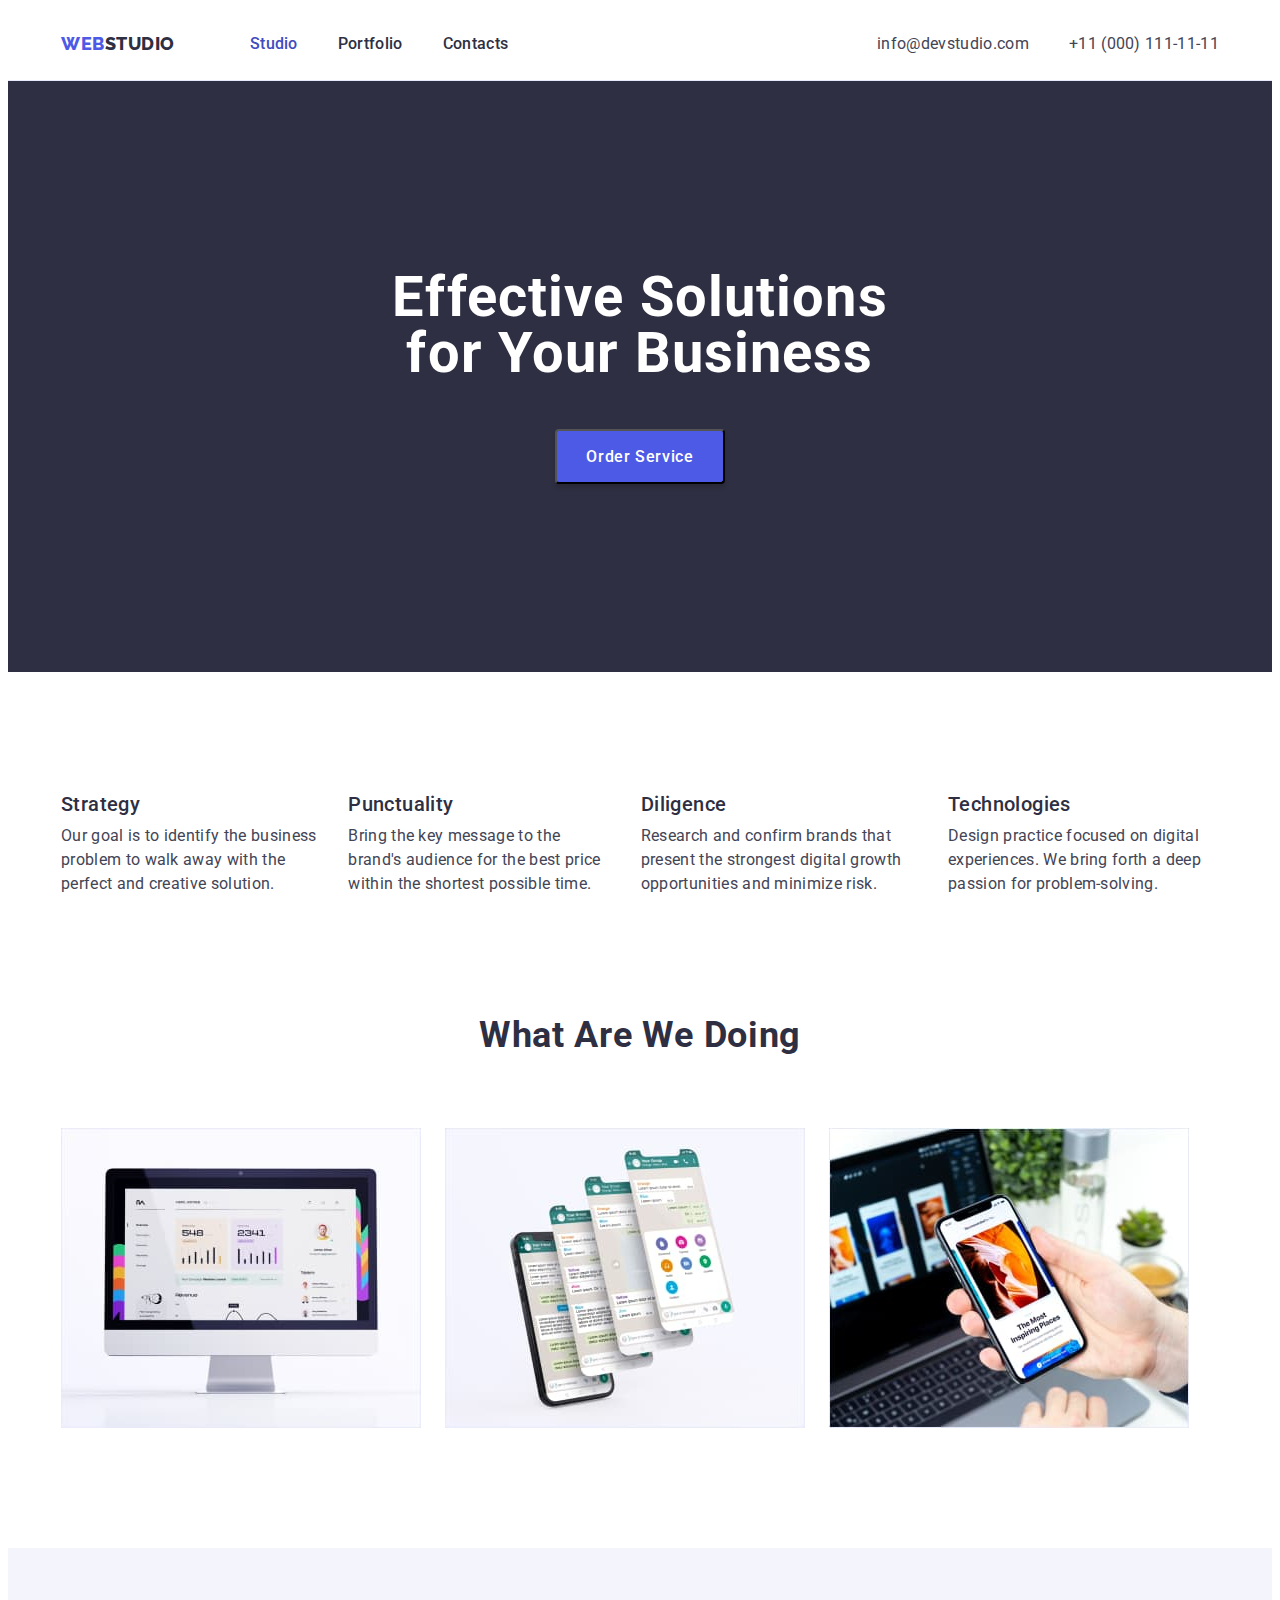
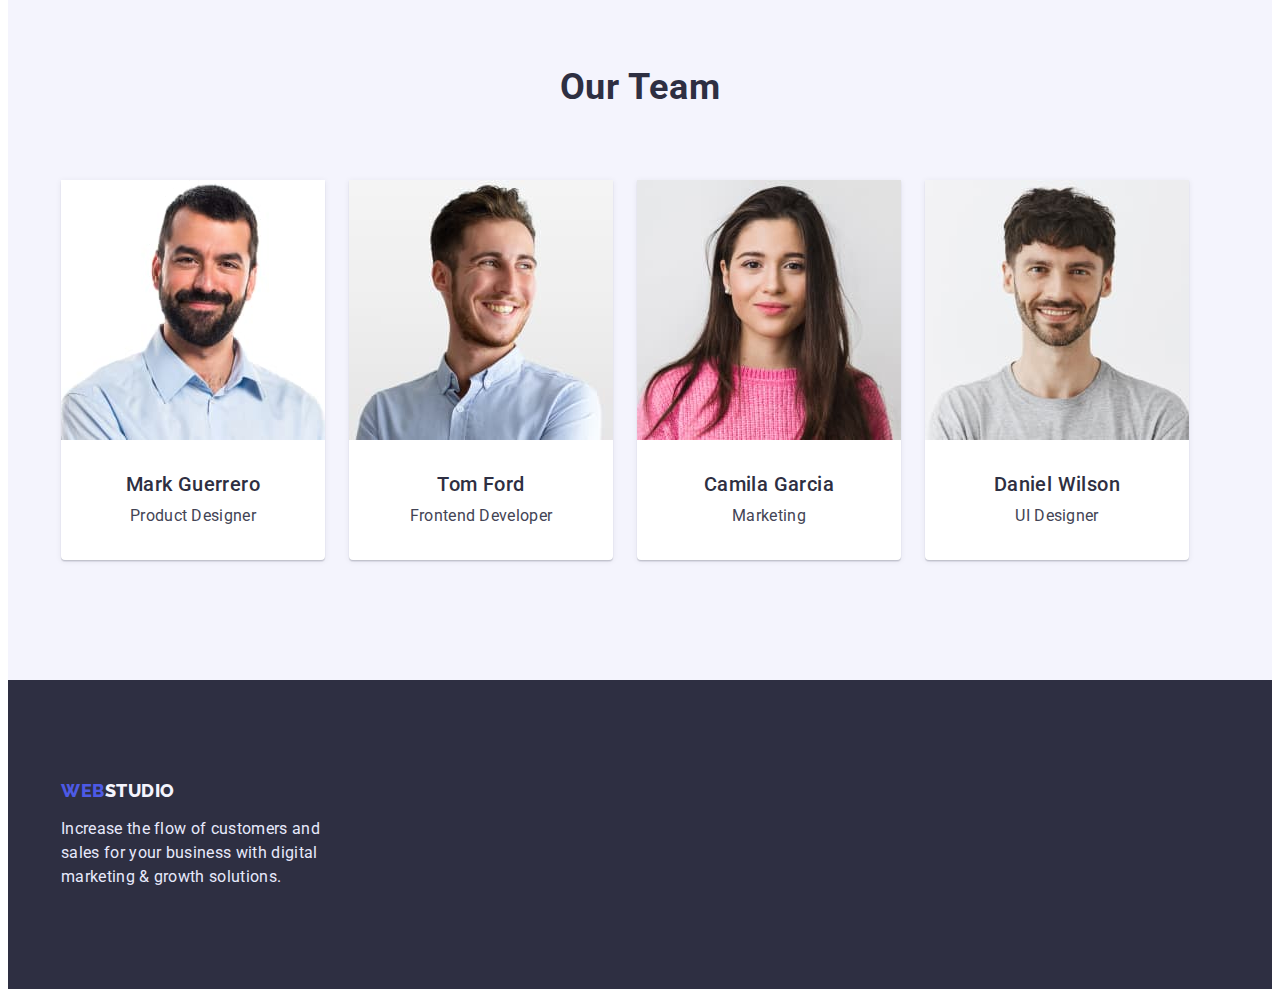
<file: index.html>
<!DOCTYPE html>
<html lang="en">
  <head>
    <meta charset="UTF-8" />
    <meta http-equiv="X-UA-Compatible" content="IE=edge" />
    <meta name="viewport" content="width=device-width, initial-scale=1.0" />
    <title>Web Studio</title>
    <link rel="preconnect" href="https://fonts.googleapis.com" />
    <link rel="preconnect" href="https://fonts.gstatic.com" crossorigin />
    <link
      href="https://fonts.googleapis.com/css2?family=Raleway:wght@800&family=Roboto:wght@400;500;700;900&display=swap"
      rel="stylesheet"
    />
    <link
      rel="stylesheet"
      href="https://cdnjs.cloudflare.com/ajax/libs/modern-normalize/1.1.0/modern-normalize.min.css"
      integrity="sha512-wpPYUAdjBVSE4KJnH1VR1HeZfpl1ub8YT/NKx4PuQ5NmX2tKuGu6U/JRp5y+Y8XG2tV+wKQpNHVUX03MfMFn9Q=="
      crossorigin="anonymous"
      referrerpolicy="no-referrer"
    />
    <!-- <link
      rel="stylesheet"
      href="https://cdnjs.cloudflare.com/ajax/libs/modern-normalize/1.1.0/modern-normalize.min.css"
    /> -->
    <link rel="stylesheet" href="./css/styles.css" />
  </head>
  <body>
    <!--header-->
    <header class="header">
      <div class="container header-container">
        <nav class="header-nav">
          <!--logotype-->
          <a href="./index.html" class="logo link"
            >Web<span class="logo-studio">Studio</span></a
          >
          <!--menu-->
          <ul class="site-nav list">
            <li>
              <a href="./index.html" class="link current">Studio</a>
            </li>
            <li>
              <a href="./portfolio.html" class="link">Portfolio</a>
            </li>
            <li>
              <a href="" class="link">Contacts</a>
            </li>
          </ul>
        </nav>
        <!--contacts-->
        <address class="address">
          <ul class="list contacts-list">
            <li class="link-contacts">
              <a href="mailto:info@devstudio.com" class="link"
                >info@devstudio.com</a
              >
            </li>
            <li class="link-contacts">
              <a href="tel:+110001111111" class="link">+11 (000) 111-11-11</a>
            </li>
          </ul>
        </address>
      </div>
    </header>
    <!--M A I N content-->
    <main>
      <!--H E R O section-->
      <section class="hero-section">
        <h1 class="hero-title">Effective Solutions for Your Business</h1>
        <button type="button" class="hero-btn">Order Service</button>
      </section>

      <!--section1 Features-->
      <section class="fetures">
        <div class="container">
          <!--Зробити прихованим заголовок з class="title-secret"-->
          <h2 class="title-secret">Features</h2>
          <ul class="list fetures-list">
            <li class="item">
              <h3 class="section-subtitle feature-title">Strategy</h3>
              <p class="section-text">
                Our goal is to identify the business problem to walk away with
                the perfect and creative solution.
              </p>
            </li>
            <li class="item">
              <h3 class="section-subtitle feature-title">Punctuality</h3>
              <p class="section-text">
                Bring the key message to the brand's audience for the best price
                within the shortest possible time.
              </p>
            </li>
            <li class="item">
              <h3 class="section-subtitle feature-title">Diligence</h3>
              <p class="section-text">
                Research and confirm brands that present the strongest digital
                growth opportunities and minimize risk.
              </p>
            </li>
            <li class="item">
              <h3 class="section-subtitle feature-title">Technologies</h3>
              <p class="section-text">
                Design practice focused on digital experiences. We bring forth a
                deep passion for problem-solving.
              </p>
            </li>
          </ul>
        </div>
      </section>

      <!--section2 ABOUT-->
      <section class="about">
        <div class="container">
          <h2 class="section-title">What are we doing</h2>
          <ul class="list about-list">
            <li class="item-about">
              <img
                src="./images/computer-application.jpg"
                alt="computer application"
                width="360"
                height="300"
              />
            </li>
            <li class="item-about">
              <img
                src="./images/mobile-application.jpg"
                alt="computer application"
                width="360"
                height="300"
              />
            </li>
            <li class="item-about">
              <img
                src="./images/computer-mobile.jpg"
                alt="phone and computer synchronization"
                width="360"
                height="300"
              />
            </li>
          </ul>
        </div>
      </section>

      <!--section3 Team-->
      <section class="team-section">
        <div class="container">
          <h2 class="section-title team-title">Our Team</h2>
          <ul class="list team-list">
            <li class="team-item">
              <img
                src="./images/team-member1.jpg"
                alt="Photo by product designer Mark Guerrero"
                width="264"
                height="260"
              />
             <div class="team-subcontainer">
                <h3 class="section-subtitle">Mark Guerrero</h3>
                <p class="section-text">Product Designer</p>
             </div>
            </li>
            <li class="team-item">
              <img
                src="./images/team-member2.jpg"
                alt="Photo by frontend developer Tom Ford"
                width="264"
                height="260"
              />
              <div class="team-subcontainer">
                <h3 class="section-subtitle">Tom Ford</h3>
                <p class="section-text">Frontend Developer</p>
              </div>
            </li>
            <li class="team-item">
              <img
                src="./images/team-member3.jpg"
                alt="Photo by marketing Camila Garcia"
                width="264"
                height="260"
              />
             <div class="team-subcontainer">
                <h3 class="section-subtitle">Camila Garcia</h3>
                <p class="section-text">Marketing</p>
             </div>
            </li>
            <li class="team-item">
              <img
                src="./images/team-member4.jpg"
                alt="Photo by UI desiner Daniel Wilson"
                width="264"
                height="260"
              />
             <div class="team-subcontainer">
                <h3 class="section-subtitle">Daniel Wilson</h3>
                <p class="section-text">UI Designer</p>
              </li>
             </div>
          </ul>
        </div>
      </section>
    </main>
    <!--footer-->
    <footer class="footer-section">
      <div class="container">
       <div class="first-footer-container">
          <a href="./index.html" class="link footer-logo"
            >Web<span class="footer-span">Studio</span></a
          >
          <p class="footer-text">
            Increase the flow of customers and sales for your business with
            digital marketing & growth solutions.
          </p>
       </div>
      </div>
    </footer>
  </body>
</html>
</file>
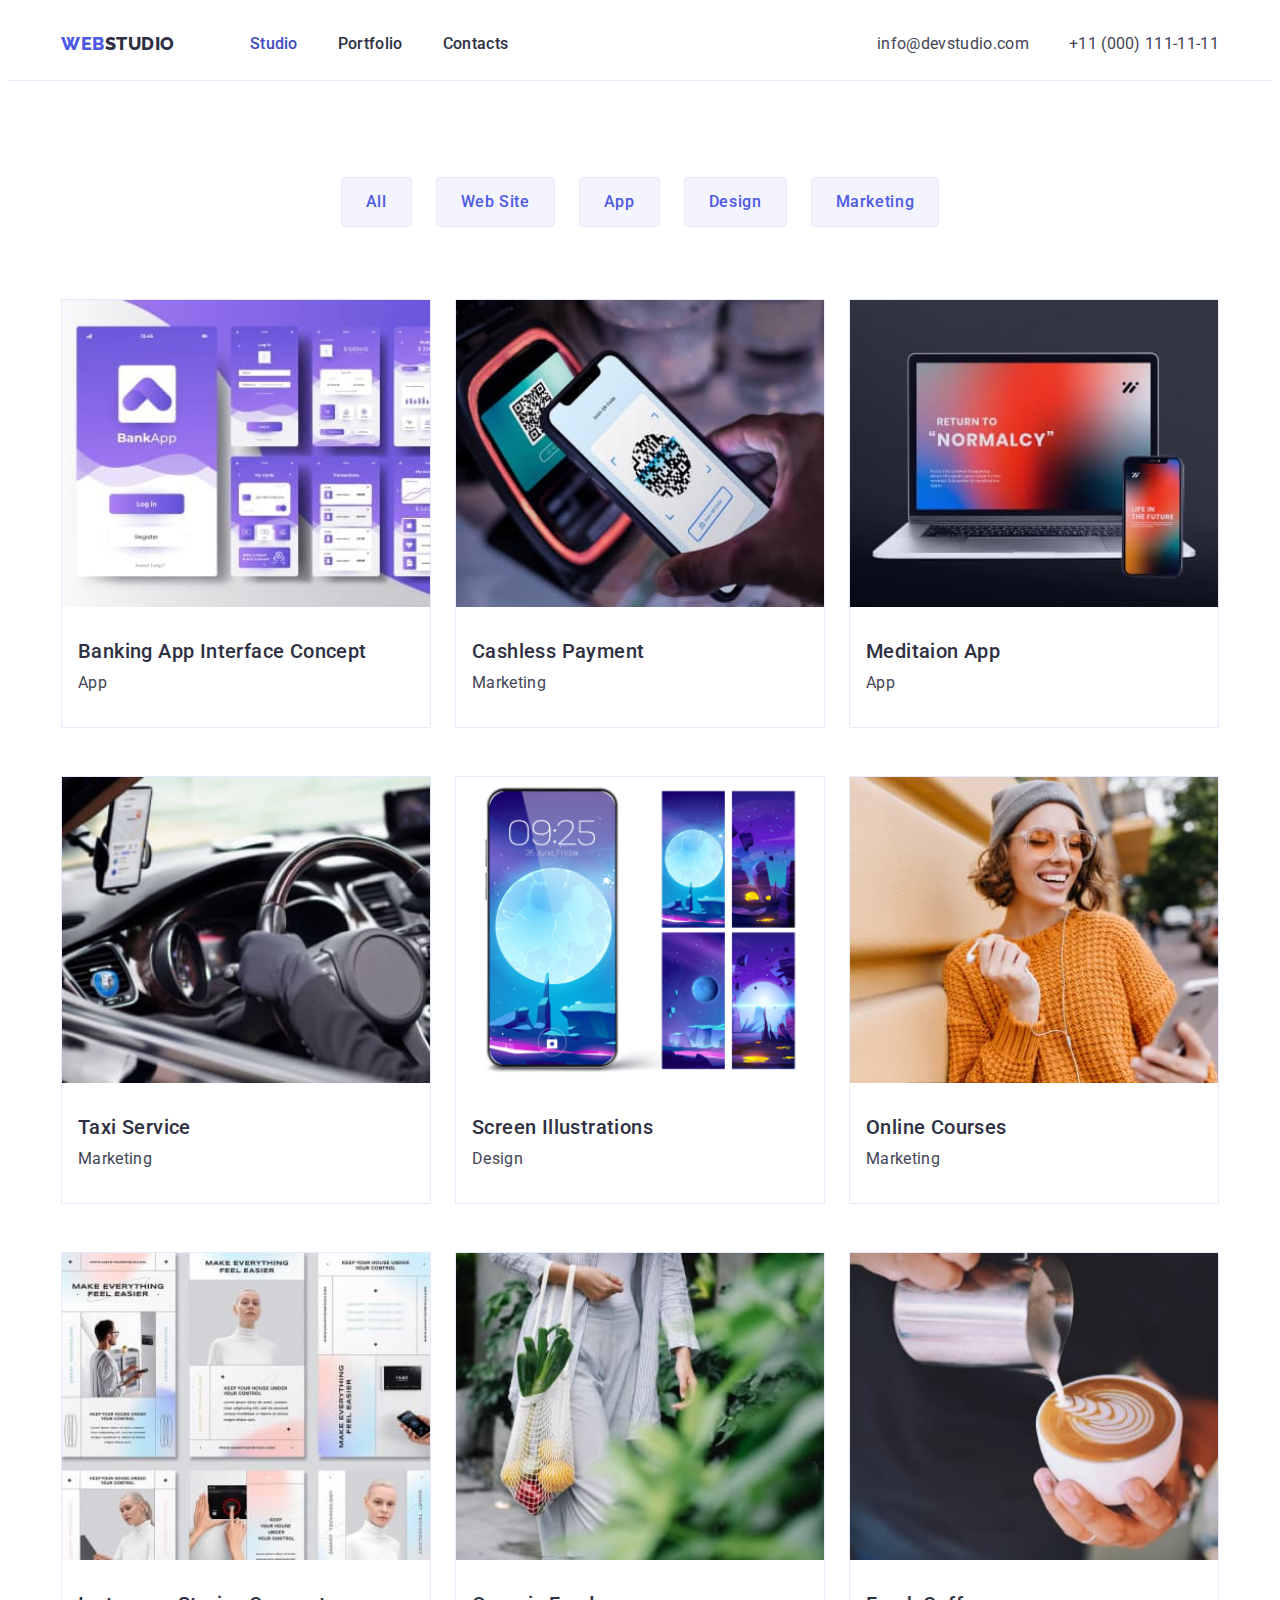
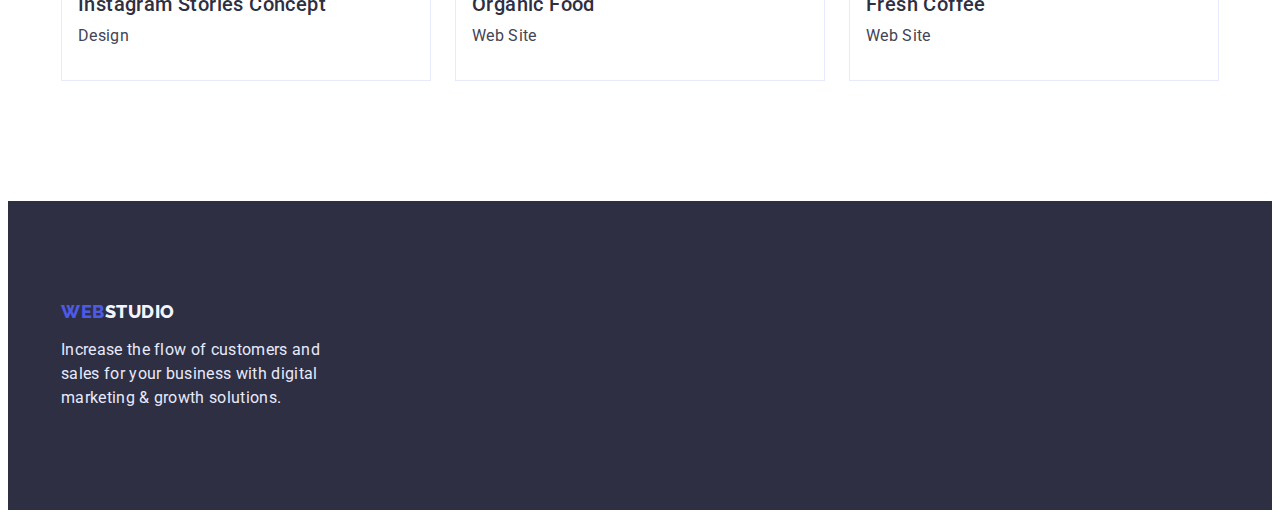
<file: portfolio.html>
<!DOCTYPE html>
<html lang="en">
  <head>
    <meta charset="UTF-8" />
    <meta http-equiv="X-UA-Compatible" content="IE=edge" />
    <meta name="viewport" content="width=device-width, initial-scale=1.0" />
    <title>Portfolio</title>
    <link rel="preconnect" href="https://fonts.googleapis.com" />
    <link rel="preconnect" href="https://fonts.gstatic.com" crossorigin />
    <link
      href="https://fonts.googleapis.com/css2?family=Raleway:wght@800&family=Roboto:wght@400;500;700;900&display=swap"
      rel="stylesheet"
    />
    <link
      rel="stylesheet"
      href="https://cdnjs.cloudflare.com/ajax/libs/modern-normalize/1.1.0/modern-normalize.min.css"
      integrity="sha512-wpPYUAdjBVSE4KJnH1VR1HeZfpl1ub8YT/NKx4PuQ5NmX2tKuGu6U/JRp5y+Y8XG2tV+wKQpNHVUX03MfMFn9Q=="
      crossorigin="anonymous"
      referrerpolicy="no-referrer"
    />
    <link rel="stylesheet" href="./css/styles.css" />
  </head>
  <body>
    <header class="header">
      <div class="container header-container">
        <nav class="header-nav">
          <!--logotype-->
          <a href="./index.html" class="logo link"
            >Web<span class="logo-studio">Studio</span></a
          >
          <!--menu-->
          <ul class="site-nav list">
            <li>
              <a href="./index.html" class="link current">Studio</a>
            </li>
            <li>
              <a href="./portfolio.html" class="link">Portfolio</a>
            </li>
            <li>
              <a href="" class="link">Contacts</a>
            </li>
          </ul>
        </nav>
        <!--contacts-->
        <address class="address">
          <ul class="list contacts-list">
            <li class="link-contacts">
              <a href="mailto:info@devstudio.com" class="link"
                >info@devstudio.com</a
              >
            </li>
            <li class="link-contacts">
              <a href="tel:+110001111111" class="link">+11 (000) 111-11-11</a>
            </li>
          </ul>
        </address>
      </div>
    </header>
    <!--main content -->
    <main>
      <section>
        <div class="container">
          <ul class="list list-button">
            <li class="buttons">
              <button type="button" class="portfolio-btn">All</button>
            </li>
            <li class="buttons">
              <button type="button" class="portfolio-btn">Web Site</button>
            </li>
            <li class="buttons">
              <button type="button" class="portfolio-btn">App</button>
            </li>
            <li class="buttons">
              <button type="button" class="portfolio-btn">Design</button>
            </li>
            <li class="buttons">
              <button type="button" class="portfolio-btn">Marketing</button>
            </li>
          </ul>
          <!-- LIST CARDS -->
          <ul class="list cards">
            <li class="cards-item">
              <img
                src="./images/potfolio-img1.jpg"
                width="360"
                height="300"
                alt="photo of an interface of a bank program"
              />
              <div class="cards-subcontainer">
                <h3 class="section-subtitle cards-title">
                  Banking App Interface Concept
                </h3>
                <p class="section-text cards-text">App</p>
              </div>
            </li>
            <li class="cards-item">
              <img
                src="./images/potfolio-img2.jpg"
                width="360"
                height="300"
                alt="mobile phone scans an QR-code"
              />
              <div class="cards-subcontainer">
                <h3 class="section-subtitle cards-title">Cashless Payment</h3>
                <p class="section-text cards-text">Marketing</p>
              </div>
            </li>
            <li class="cards-item">
              <img
                src="./images/potfolio-img3.jpg"
                width="360"
                height="300"
                alt="how the same application opens on a computer and a mobile phone"
              />
              <div class="cards-subcontainer">
                <h3 class="section-subtitle cards-title">Meditaion App</h3>
                <p class="section-text cards-text">App</p>
              </div>
            </li>
            <li class="cards-item">
              <img
                src="./images/potfolio-img4.jpg"
                width="360"
                height="300"
                alt="person behind the wheel looks at the route on the phone"
              />
              <div class="cards-subcontainer">
                <h3 class="section-subtitle cards-title">Taxi Service</h3>
                <p class="section-text cards-text">Marketing</p>
              </div>
            </li>
            <li class="cards-item">
              <img
                src="./images/potfolio-img5.jpg"
                width="360"
                height="300"
                alt="screen illustrations"
              />
              <div class="cards-subcontainer">
                <h3 class="section-subtitle cards-title">
                  Screen Illustrations
                </h3>
                <p class="section-text cards-text">Design</p>
              </div>
            </li>
            <li class="cards-item">
              <img
                src="./images/potfolio-img6.jpg"
                width="360"
                height="300"
                alt="girl in headphones holds a phone"
              />
              <div class="cards-subcontainer">
                <h3 class="section-subtitle cards-title">Online Courses</h3>
                <p class="section-text cards-text">Marketing</p>
              </div>
            </li>
            <li class="cards-item">
              <img
                src="./images/potfolio-img7.jpg"
                width="360"
                height="300"
                alt="Instagram stories design"
              />
              <div class="cards-subcontainer">
                <h3 class="section-subtitle cards-title">
                  Instagram Stories Concept
                </h3>
                <p class="section-text cards-text">Design</p>
              </div>
            </li>
            <li class="cards-item">
              <img
                src="./images/potfolio-img8.jpg"
                width="360"
                height="300"
                alt="woman carries a bag with vegetables"
              />
              <div class="cards-subcontainer">
                <h3 class="section-subtitle cards-title">Organic Food</h3>
                <p class="section-text cards-text">Web Site</p>
              </div>
            </li>
            <li class="cards-item">
              <img
                src="./images/potfolio-img9.jpg"
                width="360"
                height="300"
                alt="barista prepares coffee"
              />
              <div class="cards-subcontainer">
                <h3 class="section-subtitle cards-title">Fresh Coffee</h3>
                <p class="section-text cards-text">Web Site</p>
              </div>
            </li>
          </ul>
        </div>
      </section>
    </main>
    <!--footer-->
    <footer class="footer-section">
      <div class="container">
        <div class="first-footer-container">
          <a href="./index.html" class="link footer-logo"
            >Web<span class="footer-span">Studio</span></a
          >
          <p class="footer-text">
            Increase the flow of customers and sales for your business with
            digital marketing & growth solutions.
          </p>
        </div>
      </div>
    </footer>
  </body>
</html>
</file>
<file: css/styles.css>
:root {
  --primary-text-color: #434455;
  --primary-headings-color: #2e2f42;
  --accent-color: #e7e9fc;
  --nav-link-color: #2e2f42;
  --nav-active-link-color: #404bbf;
  --primary-contact-color: #434455;
  --bcg-btn-color: #f4f4fd;
  --bcg-active-btn-color: #404bbf;
  --text-btn-color: #4d5ae5;
  --text-active-btn-color: #ffffff;
  --hero-title-color: #ffffff;
  --hero-bcg-color: #2e2f42;
  --bcg-hero-btn-color: #4d5ae5;
  --bcg-hero-hover-btn-color: #404bbf;
  --hero-text-button-color: #ffffff;
  --portfolio-main-text-btn-color: #4d5ae5;
  --portfolio-hover-text-btn-color: #ffffff;
  --portfolio-main-bcg-btn-color: #f4f4fd;
  --portfolio-hover-bcg-btn-color: #404bbf;
  --portfolio-border-btn-color: #e7e9fc;
  --footer-text-color: #e7e9fc;
  --footer-bcg-color: #2e2f42;
  --logo-web-color: #4d5ae5;
  --logo-studio-color: #2e2f42;
  --logo-footer-studio-color: #f4f4fd;
  --team-seaction-bcg-color: #f4f4fd;
  --header-bcg-color: #ffffff;
}

body {
  font-family: 'Roboto', sans-serif;
  color: var(--primary-text-color);
}

p,
h1,
h2,
h3,
h4,
h5,
h6 {
  margin: 0;
}

ul {
  margin: 0;
  padding-left: 0;
}

img {
  display: block;
  min-width: 100%;
  height: auto;
}

.list {
  list-style: none;
}

.link {
  text-decoration: none;
}

.container {
  width: 1158px;
  padding-left: 15px;
  padding-right: 15px;
  margin: 0 auto;
}

.title-secret {
  visibility: hidden;
  position: absolute;
  width: 1px;
  height: 1px;
  margin: -1px;
  border: 0;
  padding: 0;

  white-space: nowrap;
  clip-path: inset(100%);
  overflow: hidden;
}

/* -----------------SECTIONS---general properties--------------- */

.section-title {
  margin-bottom: 72px;
  font-weight: 700;
  font-size: 36px;
  line-height: 1.11;
  text-align: center;
  letter-spacing: 0.02em;
  text-transform: capitalize;
  color: var(--primary-headings-color);
}

.section-subtitle {
  margin-bottom: 8px;
  font-weight: 500;
  font-size: 20px;
  line-height: 1.2;
  letter-spacing: 0.02em;
  color: var(--primary-headings-color);
}
.section-text {
  font-weight: 400;
  font-size: 16px;
  line-height: 1.5;
  letter-spacing: 0.02em;
}

/* -----------LOGO--------------------- 
*/
.logo {
  display: block;
  margin-right: 75px;
  font-family: 'Raleway';
  font-style: normal;
  font-weight: 800;
  font-size: 18px;
  line-height: 1.17;
  letter-spacing: 0.03em;
  text-transform: uppercase;
  color: var(--logo-web-color);
}

.logo-studio {
  color: var(--logo-studio-color);
}

/* --------- HEADER---------- */
.header {
  padding-top: 24px;
  padding-bottom: 24px;
  border-bottom: 1px solid var(--accent-color);
  background-color: var(--header-bcg-color);
}

.header-container {
  display: flex;
  align-items: center;
}

.header-nav {
  display: flex;
  align-items: center;
  margin-right: auto;
}

/*----------------SITE NAV------------------ */

.site-nav {
  display: flex;
  gap: 40px;
}
.site-nav .link {
  display: block;
  color: var(--nav-link-color);
  font-weight: 500;
  font-size: 16px;
  line-height: 1.5;
  letter-spacing: 0.02em;
}
.site-nav .link:is(:hover, :focus),
.contacts-list .link:is(:hover, :focus) {
  color: var(--nav-active-link-color);
}
.site-nav .link.current {
  color: var(--nav-active-link-color);
}

/* ----------------CONTACTS------------------ */
.address {
  font-style: normal;
}

.contacts-list {
  display: flex;
  margin-right: auto;
}

.contacts-list .link {
  display: block;
  font-weight: 400;
  font-size: 16px;
  line-height: 1.5;
  letter-spacing: 0.02em;
  color: var(--primary-contact-color);
}

.link-contacts {
  margin-right: 40px;
}

.link-contacts:last-child {
  margin-right: 0;
}
/* -----------------HERO---------------- */
.hero-section {
  background-color: var(--hero-bcg-color);
  padding-top: 188px;
  padding-bottom: 188px;
  text-align: center;
}

.hero-title {
  margin-bottom: 48px;
  color: var(--hero-title-color);
  max-width: 500px;
  font-weight: 700;
  font-size: 56px;
  line-height: 1;
  letter-spacing: 0.02em;
  margin-left: auto;
  margin-right: auto;
}

.hero-btn {
  border-radius: 4px;
  min-width: 170px;
  height: 55px;
  color: var(--hero-text-button-color);
  background-color: var(--bcg-hero-btn-color);
  box-shadow: 0px 4px 4px rgba(0, 0, 0, 0.15);
  font-family: inherit;
  font-style: normal;
  font-weight: 500;
  font-size: 16px;
  line-height: 1.5;
  letter-spacing: 0.04em;
  cursor: pointer;
}

.hero-btn:is(:hover, :focus) {
  background-color: var(--bcg-hero-hover-btn-color);
}

/* -----------------FEATURES------------------ */

.fetures {
  margin-top: 120px;
  margin-bottom: 120px;
}

.fetures-list {
  display: flex;
}

.fetures-list .item {
  margin-right: 24px;
  /* width: 265px; */
}

.fetures-list .item:nth-last-child(-n + 1) {
  margin-right: 0;
}

/* ---------------ABOUT---------- */

.about {
  margin-bottom: 120px;
}

.about-list {
  display: flex;
  gap: 24px;
}

/* ---------------TEAM--------------------*/

.team-section {
  background-color: var(--team-seaction-bcg-color);
  padding-bottom: 120px;
  padding-top: 120px;
}

.team-list {
  display: flex;
  gap: 24px;
}

.team-list .team-item {
  background: var(--header-bcg-color);
  box-shadow: 0px 1px 6px rgba(46, 47, 66, 0.08),
    0px 1px 1px rgba(46, 47, 66, 0.16), 0px 2px 1px rgba(46, 47, 66, 0.08);
  border-radius: 0px 0px 4px 4px;
  width: 264px;
  text-align: center;
}

.team-subcontainer {
  padding: 32px 16px;
}
/* ---------------CSS for PORTFOLIO--------------- */

.portfolio-btn {
  padding: 12px 24px;
  border: 1px solid var(--accent-color);
  border-radius: 4px;
  color: var(--portfolio-main-text-btn-color);
  background-color: var(--portfolio-main-bcg-btn-color);
  font-family: inherit;
  font-style: normal;
  font-weight: 500;
  font-size: 16px;
  line-height: 24px;
  letter-spacing: 0.04em;
  cursor: pointer;
}

.portfolio-btn:is(:hover, :focus) {
  color: var(--portfolio-hover-text-btn-color);
  background-color: var(--portfolio-hover-bcg-btn-color);
  box-shadow: 0px 3px 1px rgba(0, 0, 0, 0.1), 0px 2px 1px rgba(0, 0, 0, 0.08),
    0px 2px 2px rgba(0, 0, 0, 0.12);
}

.list-button {
  display: flex;
  margin-bottom: 72px;
  margin-top: 96px;
  justify-content: center;
}

.buttons {
  margin-right: 24px;
}

.list-button .buttons:last-child {
  margin-right: 0;
}

.cards {
  display: flex;
  flex-wrap: wrap;
  margin-bottom: 120px;
}
.cards-item {
  margin-right: 24px;
  margin-bottom: 48px;
  box-sizing: border-box;
  border: 1px solid var(--accent-color);
}

.cards-item {
  width: calc((100% - 48px) / 3);
  margin-right: 24px;
  margin-bottom: 48px;
}

.cards-item:nth-child(3n) {
  margin-right: 0;
}
.cards-item:nth-last-child(-n + 3) {
  margin-bottom: 0;
}

.cards-subcontainer {
  padding: 32px 0 32px 16px;
}

/* -------------FOOTER---------------- */
.footer-text {
  font-size: 16px;
  line-height: 1.5;
  letter-spacing: 0.02em;
  color: var(--footer-text-color);
}
.footer-section {
  background-color: var(--footer-bcg-color);
  padding-bottom: 100px;
  padding-top: 100px;
}

.footer-span {
  color: var(--logo-footer-studio-color);
}

.footer-logo {
  display: block;
  margin-bottom: 16px;
  color: var(--logo-web-color);
  font-family: 'Raleway';
  font-style: normal;
  font-weight: 800;
  font-size: 18px;
  line-height: 1.17;
  letter-spacing: 0.03em;
  text-transform: uppercase;
}

.first-footer-container {
  width: 264px;
}
</file>
